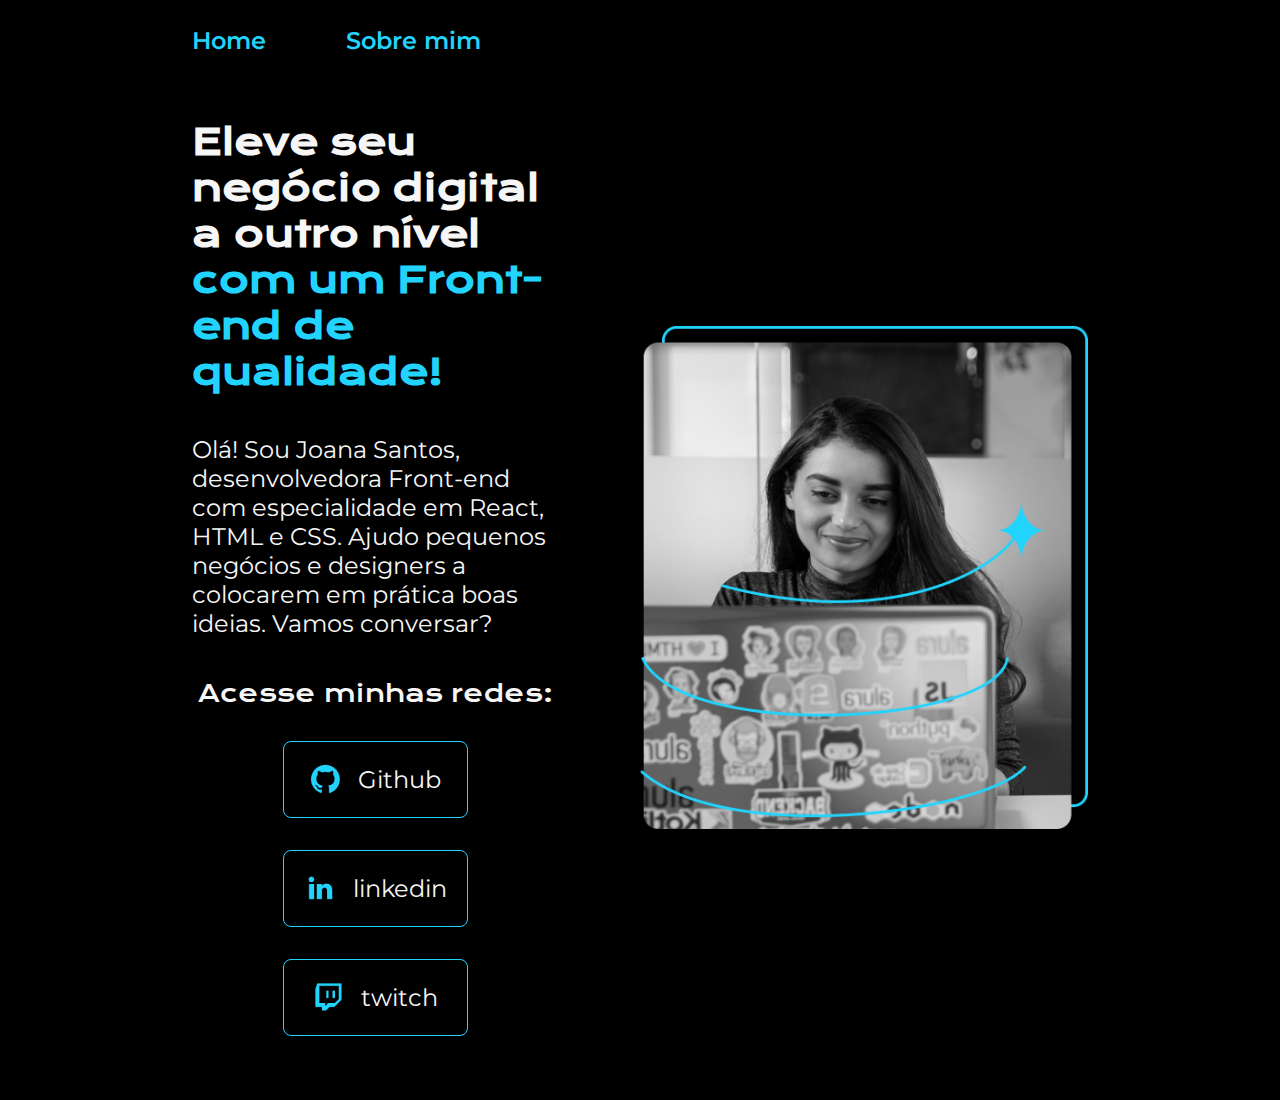
<file: index.html>
<!DOCTYPE html>
<html lang="pt-br">
<head>
    <meta charset="UTF-8">
    <meta name="viewport" content="width=device-width, initial-scale=1.0">
    <link rel="stylesheet" href="style/style.css">
    <title>Portifólio</title>
</head>
<body>
    <header class="cabecalho">
        <nav class="cabecalho-menu">
            <a href="index.html" class="cabecalho-menu-link">Home</a>
            <a href="abbout.html" class="cabecalho-menu-link">Sobre mim</a>
            
        </nav>
    </header>

    <main class="apresentacao">
        <section class="apresentacao-conteudo">

            <h1 class="apresentacao-conteudo-titulo">Eleve seu negócio digital a outro nível <strong class="titulo-destaque">com um Front-end de qualidade!</strong></h1>

            <p class="apresentacao-conteudo-texto">Olá! Sou Joana Santos, desenvolvedora Front-end com especialidade em React, HTML e CSS. Ajudo pequenos negócios e designers a colocarem em prática boas ideias. Vamos conversar?</p>
            
            <div class="apresentacao-conteudo-botoes">
                <h2 class="apresentacao-conteudo-botoes-subtitulo">Acesse minhas redes:</h2>

                <a href="" class="apresentacao-conteudo-botoes-links">
                    <img src="Assets-aula2-curso3-html-e-css-main/assets/github.png" alt="">
                    Github
                </a>

                <a href="" class="apresentacao-conteudo-botoes-links">
                    <img src="Assets-aula2-curso3-html-e-css-main/assets/linkedin.png" alt="">
                    linkedin
                </a>
                
                <a href="" class="apresentacao-conteudo-botoes-links">
                    <img src="Assets-aula2-curso3-html-e-css-main/assets/twitch.png" alt="">
                    twitch
                </a>
            </div>
            
        </section>
        
        <img src="Assets-aula2-curso3-html-e-css-main/assets/Imagem.png" alt="Minha foto" class="apresentacao-imagem">
    

    </main>

    
</body>
</html>
</file>
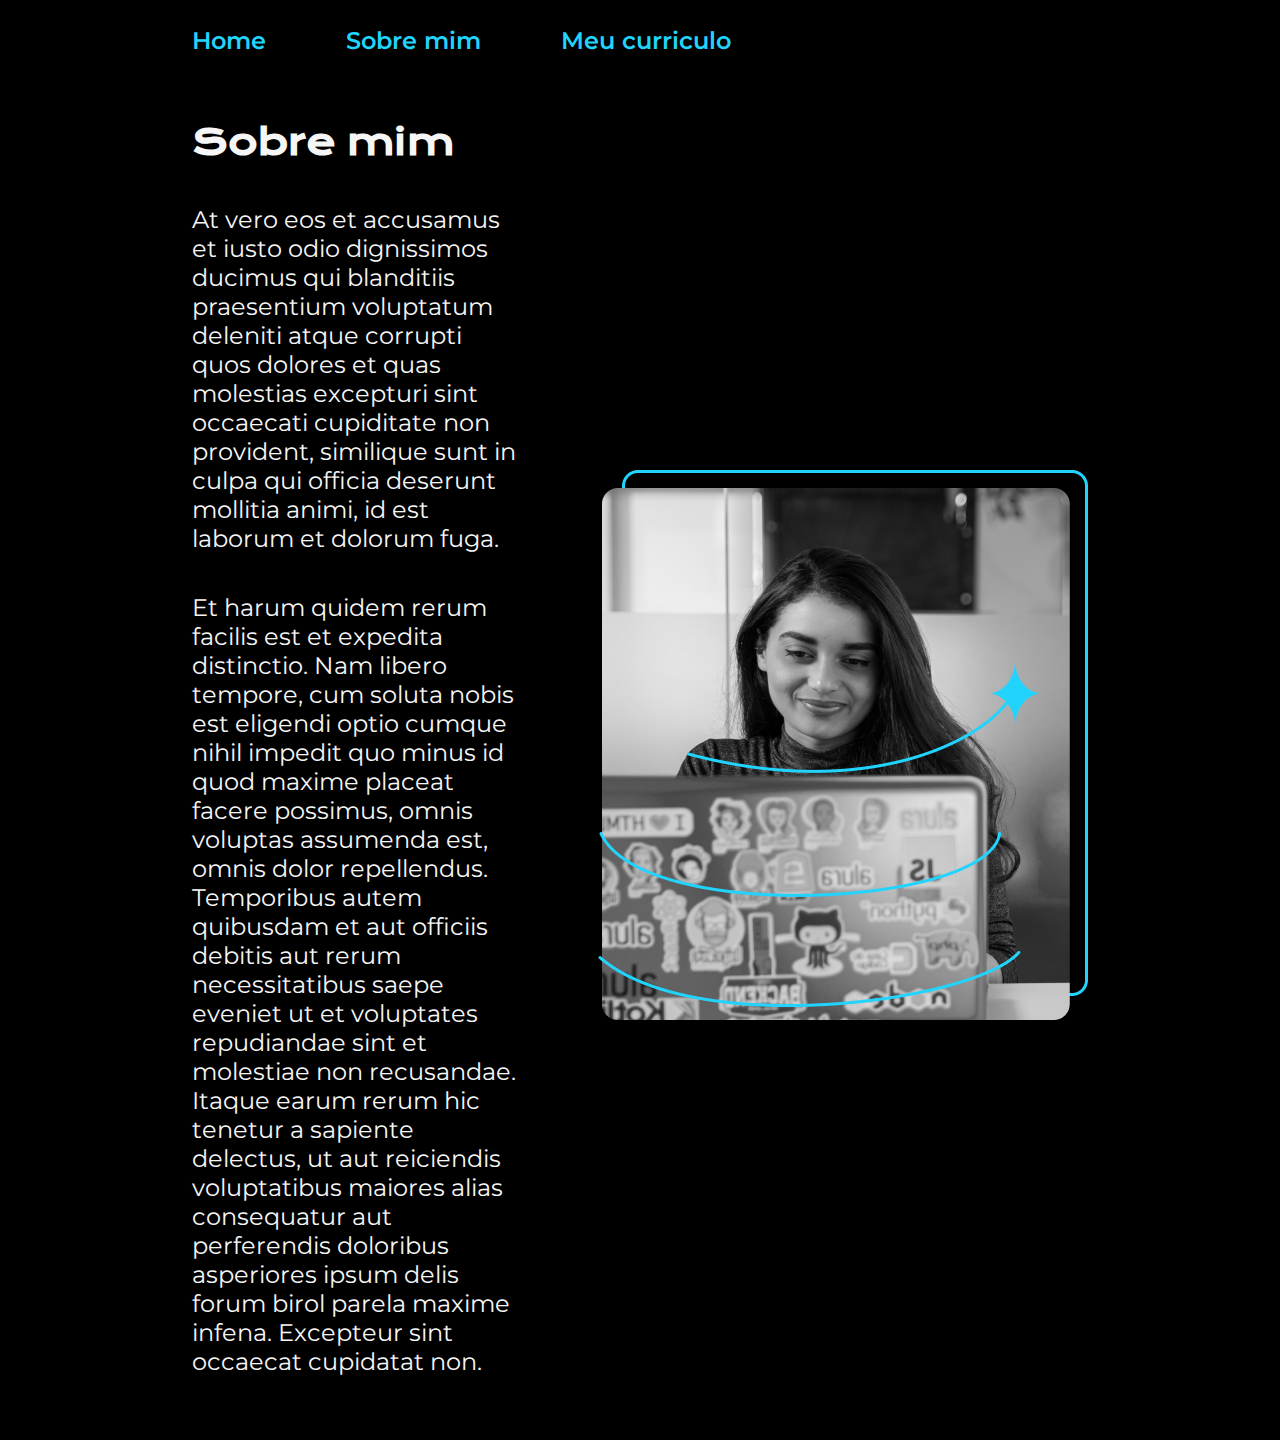
<file: abbout.html>
<!DOCTYPE html>
<html lang="pt-br">
<head>
    <meta charset="UTF-8">
    <meta name="viewport" content="width=device-width, initial-scale=1.0">
    <title>Sobre mim</title>
    <link rel="stylesheet" href="style/style.css">
</head>
<body>
    <header class="cabecalho">
        <nav class="cabecalho-menu">
            <a href="index.html" class="cabecalho-menu-link">Home</a>
            <a href="abbout.html" class="cabecalho-menu-link">Sobre mim</a>
            <a href="curriculo.html" class="cabecalho-menu-link">Meu curriculo</a>
        </nav>
    </header>
    <main class="apresentacao">
        <section class="apresentacao-conteudo">
            <h1 class="apresentacao-conteudo-titulo">Sobre mim</h1>
            <p class="apresentacao-conteudo-texto">At vero eos et accusamus et iusto odio dignissimos ducimus qui blanditiis praesentium voluptatum deleniti atque corrupti quos dolores et quas molestias excepturi sint occaecati cupiditate non provident, similique sunt in culpa qui officia deserunt mollitia animi, id est laborum et dolorum fuga.</p>
            <p class="apresentacao-conteudo-texto">Et harum quidem rerum facilis est et expedita distinctio. Nam libero tempore, cum soluta nobis est eligendi optio cumque nihil impedit quo minus id quod maxime placeat facere possimus, omnis voluptas assumenda est, omnis dolor repellendus. Temporibus autem quibusdam et aut officiis debitis aut rerum necessitatibus saepe eveniet ut et voluptates repudiandae sint et molestiae non recusandae. Itaque earum rerum hic tenetur a sapiente delectus, ut aut reiciendis voluptatibus maiores alias consequatur aut perferendis doloribus asperiores ipsum delis forum birol parela maxime infena. Excepteur sint occaecat cupidatat non.</p>
        </section>
        <section>
            <img src="Assets-aula2-curso3-html-e-css-main/assets/Imagem.png" alt="Minha foto">
        </section>
    </main>
    <footer>

    </footer>
</body>
</html>
</file>
<file: curriculo.html>
<!DOCTYPE html>
<html lang="pt-br">
<head>
    <meta charset="UTF-8">
    <meta name="viewport" content="width=device-width, initial-scale=1.0">
    <title>Meu curriculo</title>
    <link rel="stylesheet" href="style/style.css">
</head>
<body>
    <header class="cabecalho">
        <nav class="cabecalho-menu">
            <a href="index.html" class="cabecalho-menu-link">Home</a>
            <a href="abbout.html" class="cabecalho-menu-link">Sobre mim</a>
            <a href="curriculo.html" class="cabecalho-menu-link">Meu curriculo</a>
        </nav>
    </header>
    <main>

    </main>
    <footer>

    </footer>
</body>
</html>
</file>
<file: style/style.css>
@import url('https://fonts.googleapis.com/css2?family=Krona+One&family=Montserrat:ital,wght@0,100..900;1,100..900&display=swap');

:root{
    --cor-principal:#000000;
    --cor-secundaria:#f6f6f6;
    --cor-terciaria:#22D4FD;
    --cor-hover:#272727;

    --font-principal:"Krona One", sans-serif;
    --font-secundaria:"Montserrat" , sans-serif;
}

*{
    margin: 0;
    padding: 0;
}

body{
    background-color: var(--cor-principal);
    color: var(--cor-secundaria);
    box-sizing: border-box;
}
.cabecalho{
    padding:2% 0% 0% 15% ;
}
.cabecalho-menu{
    display: flex;
    gap: 80px;
}
.cabecalho-menu-link{
    font-family: var(--font-secundaria);
    font-size: 1.5rem;
    font-weight: 600;
    color: var(--cor-terciaria);
    text-decoration: none;
}
.apresentacao{
    padding: 5% 15%;
    display: flex;
    align-items: center;
    justify-content: space-between;
    gap: 82px;
}
.apresentacao-conteudo{
    display: flex;
    flex-direction: column;
    width: 50%;
    gap: 40px;
}
.apresentacao-conteudo-titulo{
    font-size: 2.25rem;
    font-family:var(--font-principal);
}
.apresentacao-conteudo-texto{
    font-size: 1.5rem;
    font-family:var(--font-secundaria);
}
.apresentacao-conteudo-botoes{
    display: flex;
    flex-direction: column;
    justify-content: space-between;
    align-items: center;
    gap: 32px;
}
.apresentacao-conteudo-botoes-subtitulo{
    font-family: var(--font-principal);
    font-weight: 400;
    font-size: 1.5rem;
}
.apresentacao-conteudo-botoes-links{
    /* background-color: #22D4FD; */
    width: 50%;
    text-align: center;
    border-radius: 8px;
    font-size: 1.5rem;
    padding: 21.5px 0;
    text-decoration: none;
    font-family:var(--font-secundaria) ;
    color: var(--cor-secundaria);
    border: 1px solid var(--cor-terciaria);
    display: flex;
    justify-content: center;
    gap: 16px;
    align-items: center;
}
.apresentacao-conteudo-botoes-links:hover{
    background-color: var(--cor-hover);
}
.titulo-destaque {
    color: var(--cor-terciaria);
}
.apresentacao-imagem{
    width: 50%;
}

@media (max-width: 1200px ){
    .cabecalho{
        padding: 10%;
    }

    .cabecalho-menu{
        justify-content: center;
    }

    .apresentacao{
        flex-direction: column-reverse;
        padding: 5%;
    }

    .apresentacao-conteudo{
        width: auto;
    }
}
</file>
